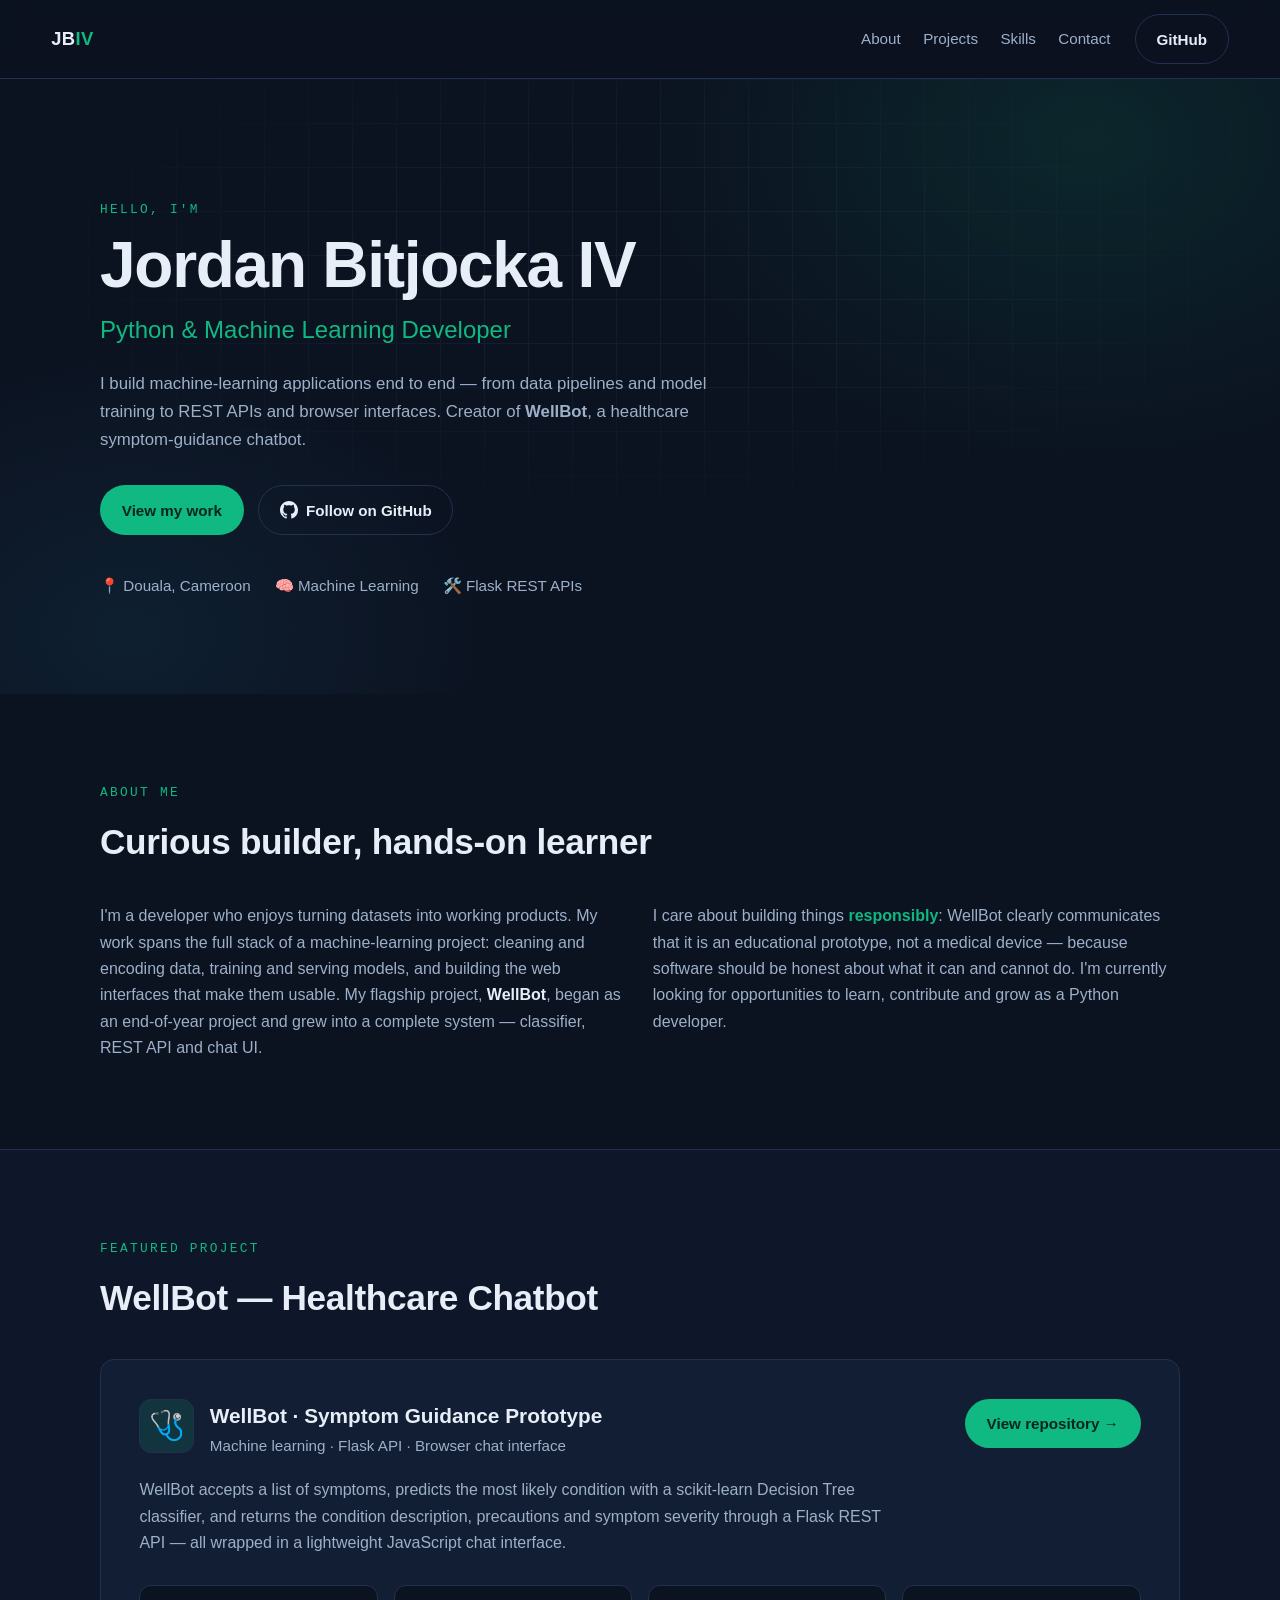
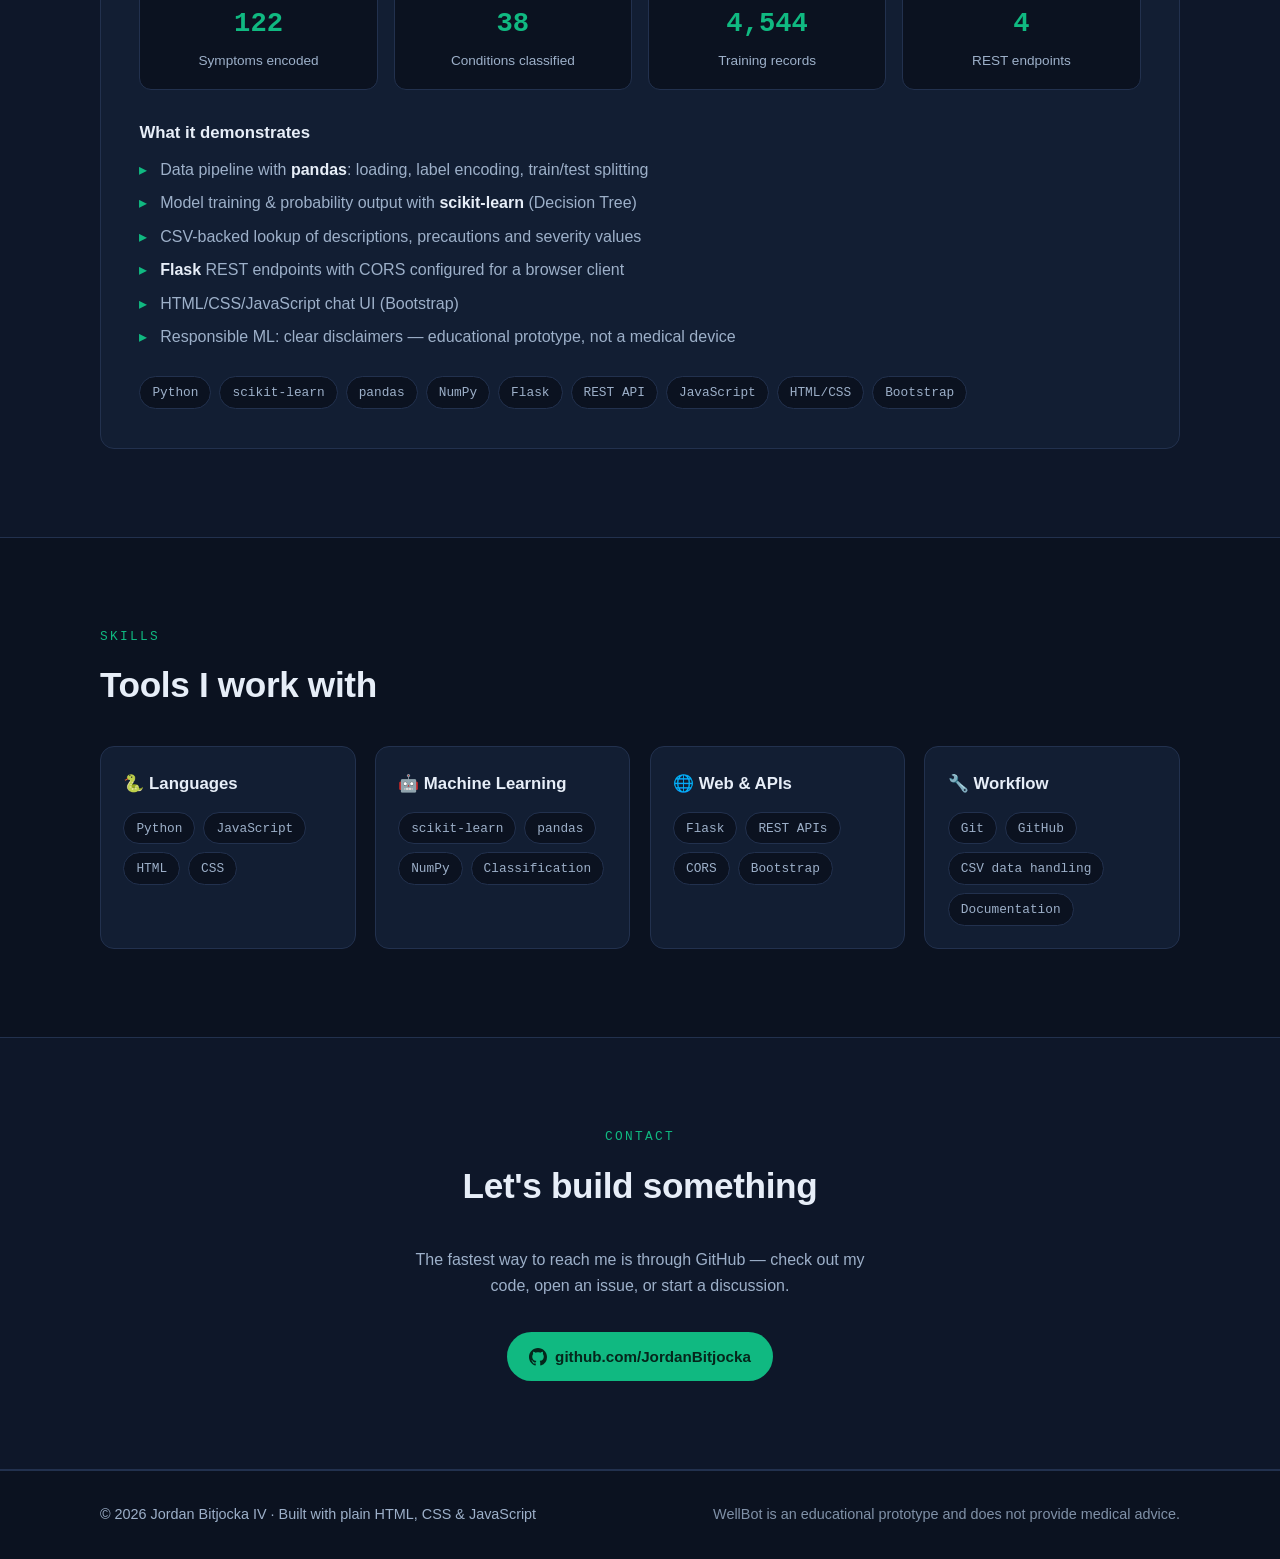
<file: docs/index.html>
<!DOCTYPE html>
<html lang="en">
<head>
  <meta charset="UTF-8" />
  <meta name="viewport" content="width=device-width, initial-scale=1.0" />
  <title>Jordan Bitjocka IV — Python &amp; Machine Learning Developer</title>
  <meta name="description" content="Portfolio of Jordan Bitjocka IV, Python & Machine Learning developer. Creator of WellBot, a healthcare symptom-guidance chatbot." />
  <link rel="icon" href="favicon.svg" type="image/svg+xml" />
  <link rel="stylesheet" href="styles.css" />
</head>
<body>
  <nav class="nav">
    <a href="#top" class="nav-logo">JB<span>IV</span></a>
    <ul class="nav-links">
      <li><a href="#about">About</a></li>
      <li><a href="#projects">Projects</a></li>
      <li><a href="#skills">Skills</a></li>
      <li><a href="#contact">Contact</a></li>
    </ul>
    <a class="btn btn-outline nav-cta" href="https://github.com/JordanBitjocka" target="_blank" rel="noopener">GitHub</a>
  </nav>

  <header id="top" class="hero">
    <div class="hero-grid" aria-hidden="true"></div>
    <div class="container hero-inner reveal">
      <p class="eyebrow">Hello, I'm</p>
      <h1>Jordan Bitjocka IV</h1>
      <h2 class="hero-role">Python &amp; Machine Learning Developer</h2>
      <p class="hero-blurb">
        I build machine-learning applications end to end — from data pipelines and
        model training to REST APIs and browser interfaces. Creator of
        <strong>WellBot</strong>, a healthcare symptom-guidance chatbot.
      </p>
      <div class="hero-actions">
        <a class="btn btn-primary" href="#projects">View my work</a>
        <a class="btn btn-ghost" href="https://github.com/JordanBitjocka" target="_blank" rel="noopener">
          <svg viewBox="0 0 16 16" width="18" height="18" aria-hidden="true"><path fill="currentColor" d="M8 0C3.58 0 0 3.58 0 8c0 3.54 2.29 6.53 5.47 7.59.4.07.55-.17.55-.38 0-.19-.01-.82-.01-1.49-2.01.37-2.53-.49-2.69-.94-.09-.23-.48-.94-.82-1.13-.28-.15-.68-.52-.01-.53.63-.01 1.08.58 1.23.82.72 1.21 1.87.87 2.33.66.07-.52.28-.87.51-1.07-1.78-.2-3.64-.89-3.64-3.95 0-.87.31-1.59.82-2.15-.08-.2-.36-1.02.08-2.12 0 0 .67-.21 2.2.82.64-.18 1.32-.27 2-.27s1.36.09 2 .27c1.53-1.04 2.2-.82 2.2-.82.44 1.1.16 1.92.08 2.12.51.56.82 1.27.82 2.15 0 3.07-1.87 3.75-3.65 3.95.29.25.54.73.54 1.48 0 1.07-.01 1.93-.01 2.2 0 .21.15.46.55.38A8.01 8.01 0 0 0 16 8c0-4.42-3.58-8-8-8Z"/></svg>
          Follow on GitHub
        </a>
      </div>
      <ul class="hero-meta">
        <li>📍 Douala, Cameroon</li>
        <li>🧠 Machine Learning</li>
        <li>🛠️ Flask REST APIs</li>
      </ul>
    </div>
  </header>

  <main>
    <section id="about" class="section">
      <div class="container">
        <p class="eyebrow reveal">About me</p>
        <h2 class="section-title reveal">Curious builder, hands-on learner</h2>
        <div class="about-grid">
          <p class="reveal">
            I'm a developer who enjoys turning datasets into working products. My work
            spans the full stack of a machine-learning project: cleaning and encoding
            data, training and serving models, and building the web interfaces that
            make them usable. My flagship project, <strong>WellBot</strong>, began as an
            end-of-year project and grew into a complete system — classifier, REST API
            and chat UI.
          </p>
          <p class="reveal">
            I care about building things <em>responsibly</em>: WellBot clearly
            communicates that it is an educational prototype, not a medical device —
            because software should be honest about what it can and cannot do.
            I'm currently looking for opportunities to learn, contribute and grow as a
            Python developer.
          </p>
        </div>
      </div>
    </section>

    <section id="projects" class="section section-alt">
      <div class="container">
        <p class="eyebrow reveal">Featured project</p>
        <h2 class="section-title reveal">WellBot — Healthcare Chatbot</h2>

        <article class="project-card reveal">
          <div class="project-head">
            <div class="project-icon" aria-hidden="true">🩺</div>
            <div>
              <h3>WellBot · Symptom Guidance Prototype</h3>
              <p class="project-sub">Machine learning · Flask API · Browser chat interface</p>
            </div>
            <a class="btn btn-primary project-link" href="https://github.com/JordanBitjocka/Wellbot-healthcare-chatbot" target="_blank" rel="noopener">View repository →</a>
          </div>

          <p class="project-desc">
            WellBot accepts a list of symptoms, predicts the most likely condition with a
            scikit-learn Decision Tree classifier, and returns the condition description,
            precautions and symptom severity through a Flask REST API — all wrapped in a
            lightweight JavaScript chat interface.
          </p>

          <ul class="stats">
            <li><strong data-count="132">0</strong><span>Symptoms encoded</span></li>
            <li><strong data-count="41">0</strong><span>Conditions classified</span></li>
            <li><strong data-count="4920" data-format="k">0</strong><span>Training records</span></li>
            <li><strong data-count="4">0</strong><span>REST endpoints</span></li>
          </ul>

          <div class="project-detail">
            <h4>What it demonstrates</h4>
            <ul>
              <li>Data pipeline with <strong>pandas</strong>: loading, label encoding, train/test splitting</li>
              <li>Model training &amp; probability output with <strong>scikit-learn</strong> (Decision Tree)</li>
              <li>CSV-backed lookup of descriptions, precautions and severity values</li>
              <li><strong>Flask</strong> REST endpoints with CORS configured for a browser client</li>
              <li>HTML/CSS/JavaScript chat UI (Bootstrap)</li>
              <li>Responsible ML: clear disclaimers — educational prototype, not a medical device</li>
            </ul>
          </div>

          <ul class="tags">
            <li>Python</li><li>scikit-learn</li><li>pandas</li><li>NumPy</li>
            <li>Flask</li><li>REST API</li><li>JavaScript</li><li>HTML/CSS</li><li>Bootstrap</li>
          </ul>
        </article>
      </div>
    </section>

    <section id="skills" class="section">
      <div class="container">
        <p class="eyebrow reveal">Skills</p>
        <h2 class="section-title reveal">Tools I work with</h2>
        <div class="skills-grid">
          <div class="skill-card reveal">
            <h3>🐍 Languages</h3>
            <ul class="tags"><li>Python</li><li>JavaScript</li><li>HTML</li><li>CSS</li></ul>
          </div>
          <div class="skill-card reveal">
            <h3>🤖 Machine Learning</h3>
            <ul class="tags"><li>scikit-learn</li><li>pandas</li><li>NumPy</li><li>Classification</li></ul>
          </div>
          <div class="skill-card reveal">
            <h3>🌐 Web &amp; APIs</h3>
            <ul class="tags"><li>Flask</li><li>REST APIs</li><li>CORS</li><li>Bootstrap</li></ul>
          </div>
          <div class="skill-card reveal">
            <h3>🔧 Workflow</h3>
            <ul class="tags"><li>Git</li><li>GitHub</li><li>CSV data handling</li><li>Documentation</li></ul>
          </div>
        </div>
      </div>
    </section>

    <section id="contact" class="section section-alt">
      <div class="container contact-inner reveal">
        <p class="eyebrow">Contact</p>
        <h2 class="section-title">Let's build something</h2>
        <p class="contact-blurb">
          The fastest way to reach me is through GitHub — check out my code,
          open an issue, or start a discussion.
        </p>
        <div class="hero-actions center">
          <a class="btn btn-primary" href="https://github.com/JordanBitjocka" target="_blank" rel="noopener">
            <svg viewBox="0 0 16 16" width="18" height="18" aria-hidden="true"><path fill="currentColor" d="M8 0C3.58 0 0 3.58 0 8c0 3.54 2.29 6.53 5.47 7.59.4.07.55-.17.55-.38 0-.19-.01-.82-.01-1.49-2.01.37-2.53-.49-2.69-.94-.09-.23-.48-.94-.82-1.13-.28-.15-.68-.52-.01-.53.63-.01 1.08.58 1.23.82.72 1.21 1.87.87 2.33.66.07-.52.28-.87.51-1.07-1.78-.2-3.64-.89-3.64-3.95 0-.87.31-1.59.82-2.15-.08-.2-.36-1.02.08-2.12 0 0 .67-.21 2.2.82.64-.18 1.32-.27 2-.27s1.36.09 2 .27c1.53-1.04 2.2-.82 2.2-.82.44 1.1.16 1.92.08 2.12.51.56.82 1.27.82 2.15 0 3.07-1.87 3.75-3.65 3.95.29.25.54.73.54 1.48 0 1.07-.01 1.93-.01 2.2 0 .21.15.46.55.38A8.01 8.01 0 0 0 16 8c0-4.42-3.58-8-8-8Z"/></svg>
            github.com/JordanBitjocka
          </a>
        </div>
      </div>
    </section>
  </main>

  <footer class="footer">
    <div class="container">
      <p>© <span id="year"></span> Jordan Bitjocka IV · Built with plain HTML, CSS &amp; JavaScript</p>
      <p class="footer-note">WellBot is an educational prototype and does not provide medical advice.</p>
    </div>
  </footer>

  <script src="script.js"></script>
</body>
</html>

<!-- v1.0.1 -->
</file>
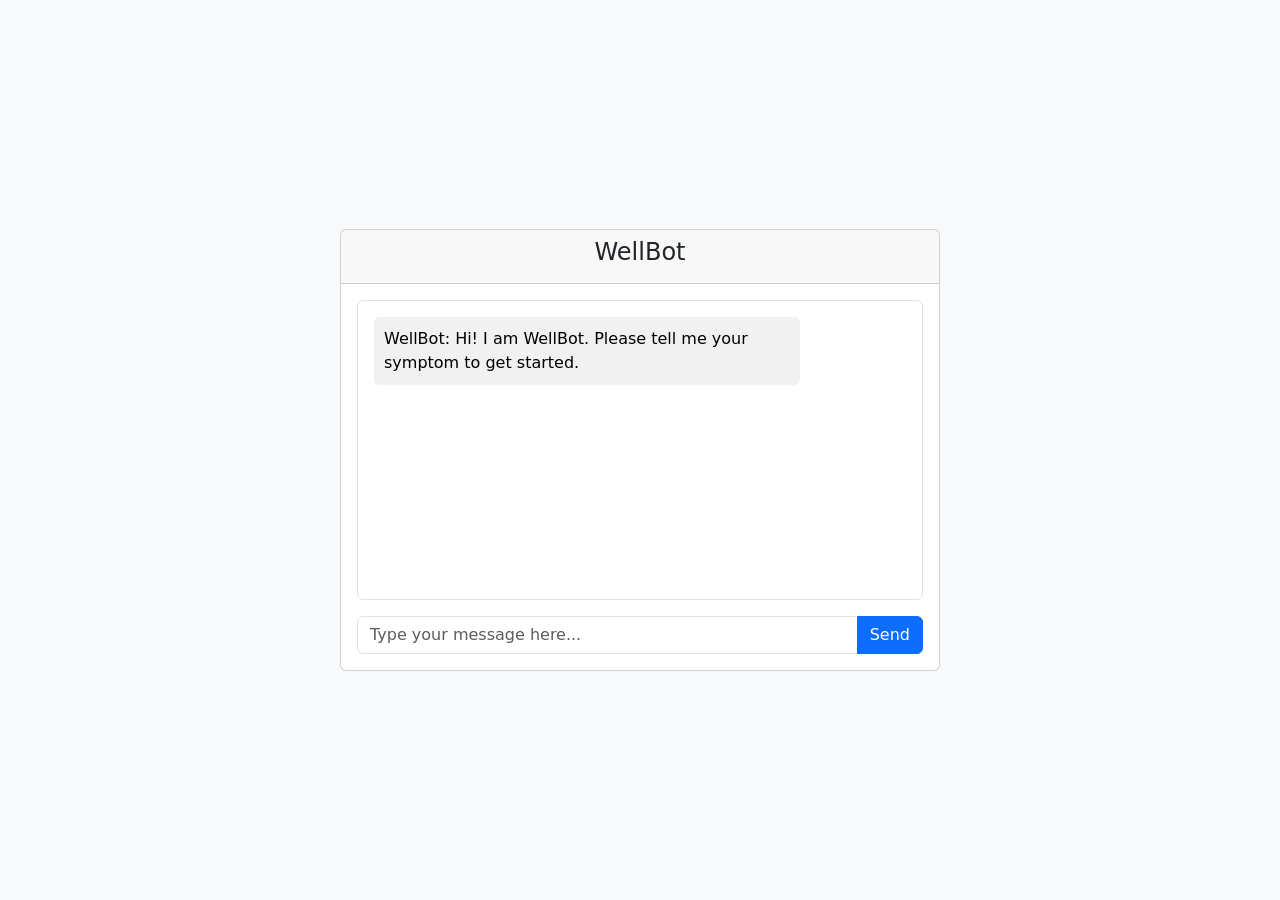
<file: ui/index.html>
<!DOCTYPE html>
<html lang="en">
<head>
    <meta charset="UTF-8">
    <meta name="viewport" content="width=device-width, initial-scale=1.0">
    <title>WellBot</title>
    <link href="https://cdn.jsdelivr.net/npm/bootstrap@5.3.0/dist/css/bootstrap.min.css" rel="stylesheet">
    <link rel="stylesheet" href="styles.css">
</head>
<body>
    <div class="container vh-100 d-flex flex-column justify-content-center align-items-center">
        <div class="card w-100" style="max-width: 600px;">
            <div class="card-header text-center">
                <h4>WellBot</h4>
            </div>
            <div class="card-body chat-container">
                <div id="chat-output" class="chat-output mb-3 p-3 border rounded" style="height: 300px; overflow-y: auto;"></div>
                <div class="input-group">
                    <input id="user-input" type="text" class="form-control" placeholder="Type your message here...">
                    <button class="btn btn-primary" type="button" onclick="sendMessage()">Send</button>
                </div>
            </div>
        </div>
    </div>
    <script src="script.js"></script>
</body>
</html>
</file>
<file: docs/styles.css>
/* ============ Reset & base ============ */
*, *::before, *::after { box-sizing: border-box; margin: 0; padding: 0; }

:root {
  --bg: #0b1220;
  --bg-alt: #0e1729;
  --card: #121e33;
  --border: #22314e;
  --text: #e7eef8;
  --muted: #9db0c9;
  --accent: #10b981;
  --accent-soft: rgba(16, 185, 129, 0.14);
  --radius: 14px;
  --font: -apple-system, BlinkMacSystemFont, "Segoe UI", Roboto, "Helvetica Neue", Arial, sans-serif;
  --mono: ui-monospace, SFMono-Regular, Menlo, Consolas, "Liberation Mono", monospace;
}

html { scroll-behavior: smooth; }

body {
  font-family: var(--font);
  background: var(--bg);
  color: var(--text);
  line-height: 1.65;
  -webkit-font-smoothing: antialiased;
}

img, svg { display: inline-block; vertical-align: middle; }

.container { width: min(1080px, 92%) ; margin-inline: auto; }

/* ============ Nav ============ */
.nav {
  position: sticky; top: 0; z-index: 50;
  display: flex; align-items: center; gap: 1.5rem;
  padding: 0.9rem 4vw;
  background: rgba(11, 18, 32, 0.82);
  backdrop-filter: blur(10px);
  border-bottom: 1px solid var(--border);
}

.nav-logo {
  font-weight: 800; font-size: 1.15rem; letter-spacing: 0.02em;
  color: var(--text); text-decoration: none;
}
.nav-logo span { color: var(--accent); }

.nav-links {
  display: flex; gap: 1.4rem; list-style: none; margin-left: auto;
}
.nav-links a {
  color: var(--muted); text-decoration: none; font-size: 0.95rem;
  transition: color 0.2s ease;
}
.nav-links a:hover { color: var(--text); }

@media (max-width: 640px) {
  .nav-links { display: none; }
  .nav-cta { margin-left: auto; }
}

/* ============ Buttons ============ */
.btn {
  display: inline-flex; align-items: center; gap: 0.5rem;
  padding: 0.7rem 1.3rem;
  border-radius: 999px;
  font-weight: 600; font-size: 0.95rem;
  text-decoration: none;
  border: 1px solid transparent;
  cursor: pointer;
  transition: transform 0.15s ease, box-shadow 0.15s ease, background 0.2s ease;
}
.btn:active { transform: translateY(1px); }

.btn-primary {
  background: var(--accent); color: #05261b;
}
.btn-primary:hover { box-shadow: 0 6px 24px rgba(16, 185, 129, 0.35); }

.btn-ghost, .btn-outline {
  color: var(--text); border-color: var(--border); background: transparent;
}
.btn-ghost:hover, .btn-outline:hover { border-color: var(--accent); color: var(--accent); }

/* ============ Hero ============ */
.hero {
  position: relative;
  padding: clamp(4rem, 10vw, 7.5rem) 0 clamp(3.5rem, 8vw, 6rem);
  overflow: hidden;
  background:
    radial-gradient(60% 90% at 85% 10%, rgba(16, 185, 129, 0.12), transparent 60%),
    radial-gradient(50% 80% at 10% 90%, rgba(56, 189, 248, 0.08), transparent 60%),
    var(--bg);
}

.hero-grid {
  position: absolute; inset: 0;
  background-image:
    linear-gradient(var(--border) 1px, transparent 1px),
    linear-gradient(90deg, var(--border) 1px, transparent 1px);
  background-size: 44px 44px;
  mask-image: radial-gradient(ellipse 70% 60% at 50% 30%, black 30%, transparent 75%);
  -webkit-mask-image: radial-gradient(ellipse 70% 60% at 50% 30%, black 30%, transparent 75%);
  opacity: 0.35;
  pointer-events: none;
}

.hero-inner { position: relative; }

.eyebrow {
  font-family: var(--mono);
  color: var(--accent);
  text-transform: uppercase;
  letter-spacing: 0.18em;
  font-size: 0.8rem;
  margin-bottom: 0.6rem;
}

.hero h1 {
  font-size: clamp(2.4rem, 6vw, 4rem);
  line-height: 1.1;
  letter-spacing: -0.02em;
}

.hero-role {
  margin-top: 0.6rem;
  font-size: clamp(1.1rem, 2.6vw, 1.5rem);
  font-weight: 500;
  color: var(--accent);
}

.hero-blurb {
  margin-top: 1.3rem;
  max-width: 620px;
  color: var(--muted);
  font-size: 1.05rem;
}

.hero-actions {
  display: flex; flex-wrap: wrap; gap: 0.9rem; margin-top: 2rem;
}
.hero-actions.center { justify-content: center; }

.hero-meta {
  display: flex; flex-wrap: wrap; gap: 1.5rem;
  list-style: none; margin-top: 2.4rem;
  color: var(--muted); font-size: 0.95rem;
}

/* ============ Sections ============ */
.section { padding: clamp(3.5rem, 8vw, 5.5rem) 0; }
.section-alt { background: var(--bg-alt); border-block: 1px solid var(--border); }

.section-title {
  font-size: clamp(1.6rem, 3.6vw, 2.2rem);
  letter-spacing: -0.01em;
  margin-bottom: 2rem;
}

.about-grid {
  display: grid; grid-template-columns: repeat(auto-fit, minmax(280px, 1fr));
  gap: 1.6rem; color: var(--muted);
}
.about-grid strong { color: var(--text); }
.about-grid em { color: var(--accent); font-style: normal; font-weight: 600; }

/* ============ Project card ============ */
.project-card {
  background: var(--card);
  border: 1px solid var(--border);
  border-radius: var(--radius);
  padding: clamp(1.4rem, 4vw, 2.4rem);
}

.project-head {
  display: flex; align-items: flex-start; gap: 1rem; flex-wrap: wrap;
  margin-bottom: 1.2rem;
}
.project-icon {
  font-size: 1.8rem;
  width: 3.4rem; height: 3.4rem;
  display: grid; place-items: center;
  background: var(--accent-soft);
  border: 1px solid var(--border);
  border-radius: 12px;
  flex-shrink: 0;
}
.project-head h3 { font-size: 1.3rem; }
.project-sub { color: var(--muted); font-size: 0.95rem; }
.project-link { margin-left: auto; }
@media (max-width: 720px) { .project-link { margin-left: 0; } }

.project-desc { color: var(--muted); max-width: 760px; }

.stats {
  display: grid;
  grid-template-columns: repeat(auto-fit, minmax(150px, 1fr));
  gap: 1rem;
  list-style: none;
  margin: 1.8rem 0;
}
.stats li {
  background: var(--bg);
  border: 1px solid var(--border);
  border-radius: 12px;
  padding: 1rem 1.2rem;
  text-align: center;
}
.stats strong {
  display: block;
  font-size: 1.7rem;
  font-family: var(--mono);
  color: var(--accent);
}
.stats span { color: var(--muted); font-size: 0.85rem; }

.project-detail { margin-bottom: 1.6rem; }
.project-detail h4 { margin-bottom: 0.6rem; font-size: 1.05rem; }
.project-detail ul {
  list-style: none; color: var(--muted);
  display: grid; gap: 0.45rem;
}
.project-detail li { padding-left: 1.3em; position: relative; }
.project-detail li::before {
  content: "▸"; position: absolute; left: 0; color: var(--accent);
}
.project-detail strong { color: var(--text); }

.tags {
  display: flex; flex-wrap: wrap; gap: 0.5rem;
  list-style: none;
}
.tags li {
  font-family: var(--mono);
  font-size: 0.8rem;
  padding: 0.3rem 0.75rem;
  border-radius: 999px;
  border: 1px solid var(--border);
  background: var(--bg);
  color: var(--muted);
}

/* ============ Skills ============ */
.skills-grid {
  display: grid;
  grid-template-columns: repeat(auto-fit, minmax(230px, 1fr));
  gap: 1.2rem;
}
.skill-card {
  background: var(--card);
  border: 1px solid var(--border);
  border-radius: var(--radius);
  padding: 1.4rem;
  transition: border-color 0.2s ease, transform 0.2s ease;
}
.skill-card:hover { border-color: var(--accent); transform: translateY(-3px); }
.skill-card h3 { font-size: 1.05rem; margin-bottom: 0.9rem; }

/* ============ Contact ============ */
.contact-inner { text-align: center; }
.contact-blurb { color: var(--muted); max-width: 480px; margin: 0 auto 1.8rem; }

/* ============ Footer ============ */
.footer {
  border-top: 1px solid var(--border);
  padding: 2rem 0;
  color: var(--muted);
  font-size: 0.9rem;
}
.footer .container { display: flex; flex-wrap: wrap; gap: 0.6rem 2rem; justify-content: space-between; }
.footer-note { opacity: 0.8; }

/* ============ Reveal animation ============ */
.reveal { opacity: 0; transform: translateY(18px); transition: opacity 0.6s ease, transform 0.6s ease; }
.reveal.visible { opacity: 1; transform: none; }

@media (prefers-reduced-motion: reduce) {
  html { scroll-behavior: auto; }
  .reveal { opacity: 1; transform: none; transition: none; }
}
</file>
<file: ui/styles.css>
body {
    background-color: #f8f9fa;
}

.chat-container {
    display: flex;
    flex-direction: column;
}

.chat-output {
    background-color: #ffffff;
}

.user-message, .bot-message {
    padding: 10px;
    margin-bottom: 10px;
    border-radius: 5px;
    width: fit-content;
    max-width: 80%;
}

.user-message {
    align-self: flex-end;
    background-color: #007bff;
    color: #ffffff;
}

.bot-message {
    align-self: flex-start;
    background-color: #f1f1f1;
    color: #000000;
}
</file>
